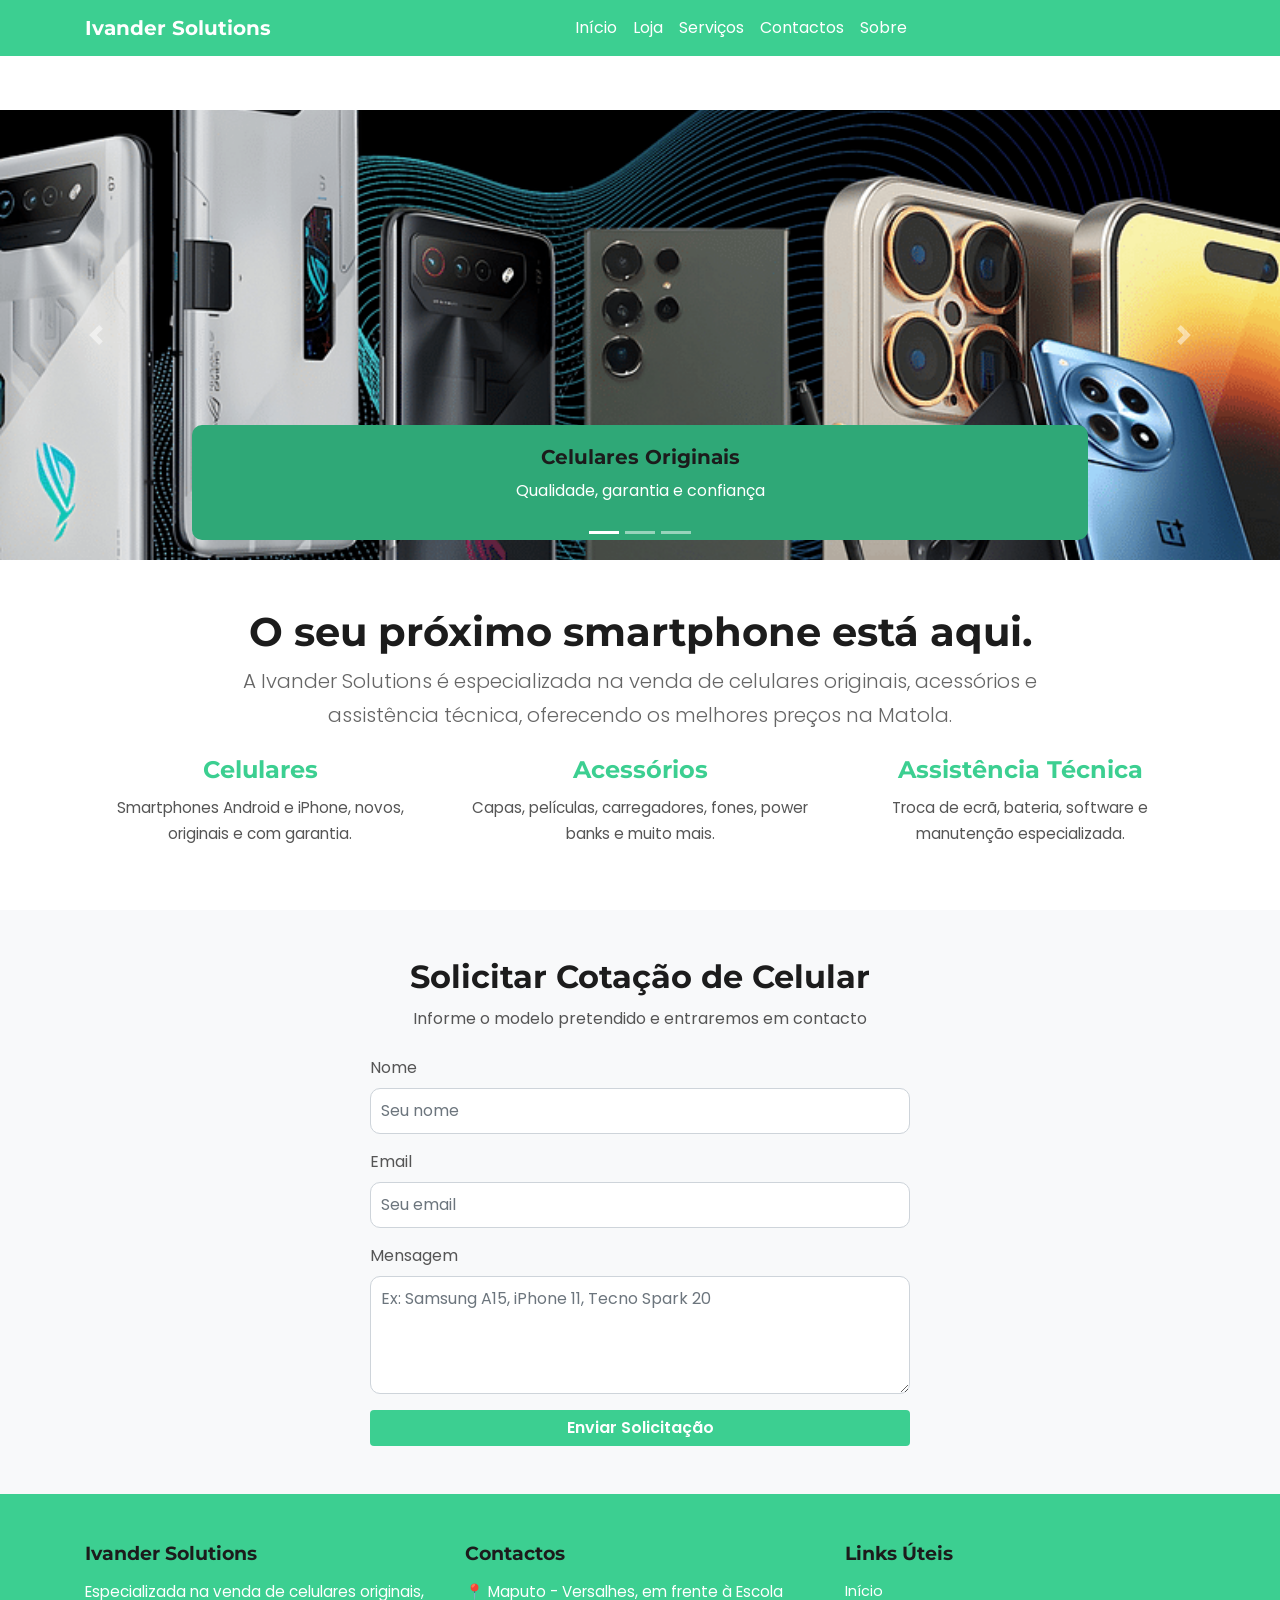
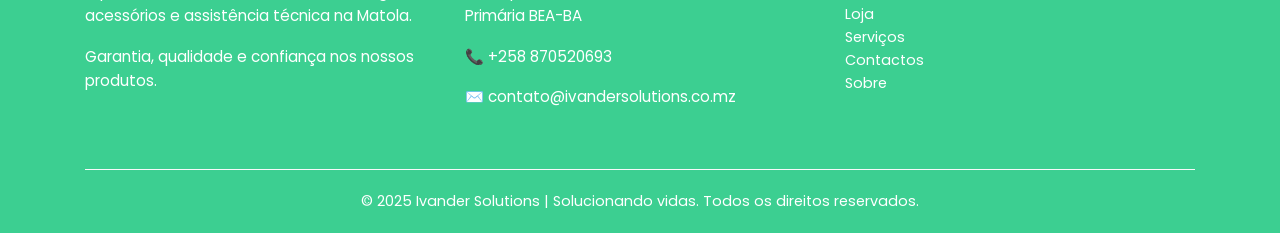
<file: index.html>
<!DOCTYPE html>
<html lang="pt">
<head>
    <meta charset="UTF-8">
    <meta name="viewport" content="width=device-width, initial-scale=1.0">

    <title>Ivander Solutions | Solucionando vidas</title>

    <meta name="description" content="Ivander Solutions - Venda de celulares originais, smartphones, acessórios e assistência técnica especializada na Matola.">

    <link rel="stylesheet" href="https://stackpath.bootstrapcdn.com/bootstrap/4.1.3/css/bootstrap.min.css">

    <link href="https://fonts.googleapis.com/css2?family=Poppins:wght@300;400;500;600;700&family=Montserrat:wght@500;600;700&display=swap" rel="stylesheet">


    <link rel="stylesheet" href="css/Ivander.css">
</head>

<body>

<!-- NAVBAR -->
<nav class="navbar navbar-expand-lg fixed-top navbar-light bg-white shadow-sm">
    <div class="container">
        <a class="navbar-brand" href="index.html">Ivander Solutions</a>

        <button class="navbar-toggler" type="button" data-toggle="collapse" data-target="#navbarNav">
            <span class="navbar-toggler-icon"></span>
        </button>

        <div class="collapse navbar-collapse" id="navbarNav">
            <ul class="navbar-nav mx-auto">
                <li class="nav-item"><a class="nav-link" href="index.html">Início</a></li>
                <li class="nav-item"><a class="nav-link" href="Loja.html">Loja</a></li>
                <li class="nav-item active"><a class="nav-link" href="Servicos.html">Serviços</a></li>
                <li class="nav-item"><a class="nav-link" href="Contacto.html">Contactos</a></li>
                <li class="nav-item"><a class="nav-link" href="sobre.html">Sobre</a></li>
            </ul>
        </div>
    </div>
</nav>

<!-- CAROUSEL -->
<div id="carouselHome" class="carousel slide" data-ride="carousel">
    <ol class="carousel-indicators">
        <li data-target="#carouselHome" data-slide-to="0" class="active"></li>
        <li data-target="#carouselHome" data-slide-to="1"></li>
        <li data-target="#carouselHome" data-slide-to="2"></li>
    </ol>

    <div class="carousel-inner">

        <div class="carousel-item active">
            <img src="Imagens/carousel/Cell.jpg" class="d-block w-100" alt="Venda de celulares">
            <div class="carousel-caption d-none d-md-block">
                <h5>Celulares Originais</h5>
                <p>Qualidade, garantia e confiança</p>
            </div>
        </div>

        <div class="carousel-item">
            <img src="Imagens/carousel/Assis.jpg" class="d-block w-100" alt="Smartphones modernos">
            <div class="carousel-caption d-none d-md-block">
                <h5>Últimos Lançamentos</h5>
                <p>Samsung, iPhone, Tecno, Infinix e Xiaomi</p>
            </div>
        </div>

        <div class="carousel-item">
            <img src="Imagens/carousel/Last.jpg" class="d-block w-100" alt="Assistência técnica">
            <div class="carousel-caption d-none d-md-block">
                <h5>Assistência Técnica</h5>
                <p>Reparação rápida e garantida</p>
            </div>
        </div>

    </div>

    <a class="carousel-control-prev" href="#carouselHome" data-slide="prev">
        <span class="carousel-control-prev-icon"></span>
    </a>
    <a class="carousel-control-next" href="#carouselHome" data-slide="next">
        <span class="carousel-control-next-icon"></span>
    </a>
</div>

<!-- APRESENTAÇÃO -->
<section class="container my-5">
    <div class="text-center">
        <h1>O seu próximo smartphone está aqui.</h1>
        <p class="lead">
            A Ivander Solutions é especializada na venda de celulares originais,
            acessórios e assistência técnica, oferecendo os melhores preços na Matola.
        </p>
    </div>

    <div class="row text-center mt-4">
        <div class="col-md-4">
            <h4>Celulares</h4>
            <p>
                Smartphones Android e iPhone, novos, originais e com garantia.
            </p>
        </div>

        <div class="col-md-4">
            <h4>Acessórios</h4>
            <p>
                Capas, películas, carregadores, fones, power banks e muito mais.
            </p>
        </div>

        <div class="col-md-4">
            <h4>Assistência Técnica</h4>
            <p>
                Troca de ecrã, bateria, software e manutenção especializada.
            </p>
        </div>
    </div>
</section>

<!-- FORMULÁRIO DE COTAÇÃO -->
<section class="bg-light py-5">
    <div class="container">
        <div class="text-center mb-4">
            <h2>Solicitar Cotação de Celular</h2>
            <p>Informe o modelo pretendido e entraremos em contacto</p>
        </div>

        <div class="row justify-content-center">
            <div class="col-md-6">
                <form>
                    <div class="form-group">
                        <label>Nome</label>
                        <input type="text" class="form-control" placeholder="Seu nome" required>
                    </div>

                    <div class="form-group">
                        <label>Email</label>
                        <input type="email" class="form-control" placeholder="Seu email" required>
                    </div>

                    <div class="form-group">
                        <label>Mensagem</label>
                        <textarea class="form-control" rows="4"
                        placeholder="Ex: Samsung A15, iPhone 11, Tecno Spark 20"
                        required></textarea>
                    </div>

                    <button class="btn btn-primary btn-block">
                        Enviar Solicitação
                    </button>
                </form>
            </div>
        </div>
    </div>
</section>

<!-- FOOTER -->
<footer class="footer bg-verde-principal text-white pt-5">
    <div class="container">
        <div class="row">

            <!-- Sobre a Empresa -->
            <div class="col-md-4 mb-4">
                <h5 class="footer-title">Ivander Solutions</h5>
                <p>Especializada na venda de celulares originais, acessórios e assistência técnica na Matola.</p>
                <p>Garantia, qualidade e confiança nos nossos produtos.</p>
            </div>

            <!-- Contactos -->
            <div class="col-md-4 mb-4">
                <h5 class="footer-title">Contactos</h5>
                <p>📍 Maputo - Versalhes, em frente à Escola Primária BEA-BA</p>
                <p>📞 +258 870520693</p>
                <p>✉️ contato@ivandersolutions.co.mz</p>
            </div>

            <!-- Links Úteis -->
            <div class="col-md-4 mb-4">
                <h5 class="footer-title">Links Úteis</h5>
                <ul class="list-unstyled">
                    <li><a href="index.html">Início</a></li>
                    <li><a href="Loja.html">Loja</a></li>
                    <li><a href="Servicos.html">Serviços</a></li>
                    <li><a href="Contacto.html">Contactos</a></li>
                    <li><a href="sobre.html">Sobre</a></li>
                </ul>
            </div>

        </div>

        <hr class="border-light">
        <p class="text-center mb-0">&copy; 2025 Ivander Solutions | Solucionando vidas. Todos os direitos reservados.</p>
    </div>
</footer>

<!-- SCRIPTS -->
<script src="https://code.jquery.com/jquery-3.3.1.slim.min.js"></script>
<script src="https://cdnjs.cloudflare.com/ajax/libs/popper.js/1.14.3/umd/popper.min.js"></script>
<script src="https://stackpath.bootstrapcdn.com/bootstrap/4.1.3/js/bootstrap.min.js"></script>

</body>
</html>
</file>
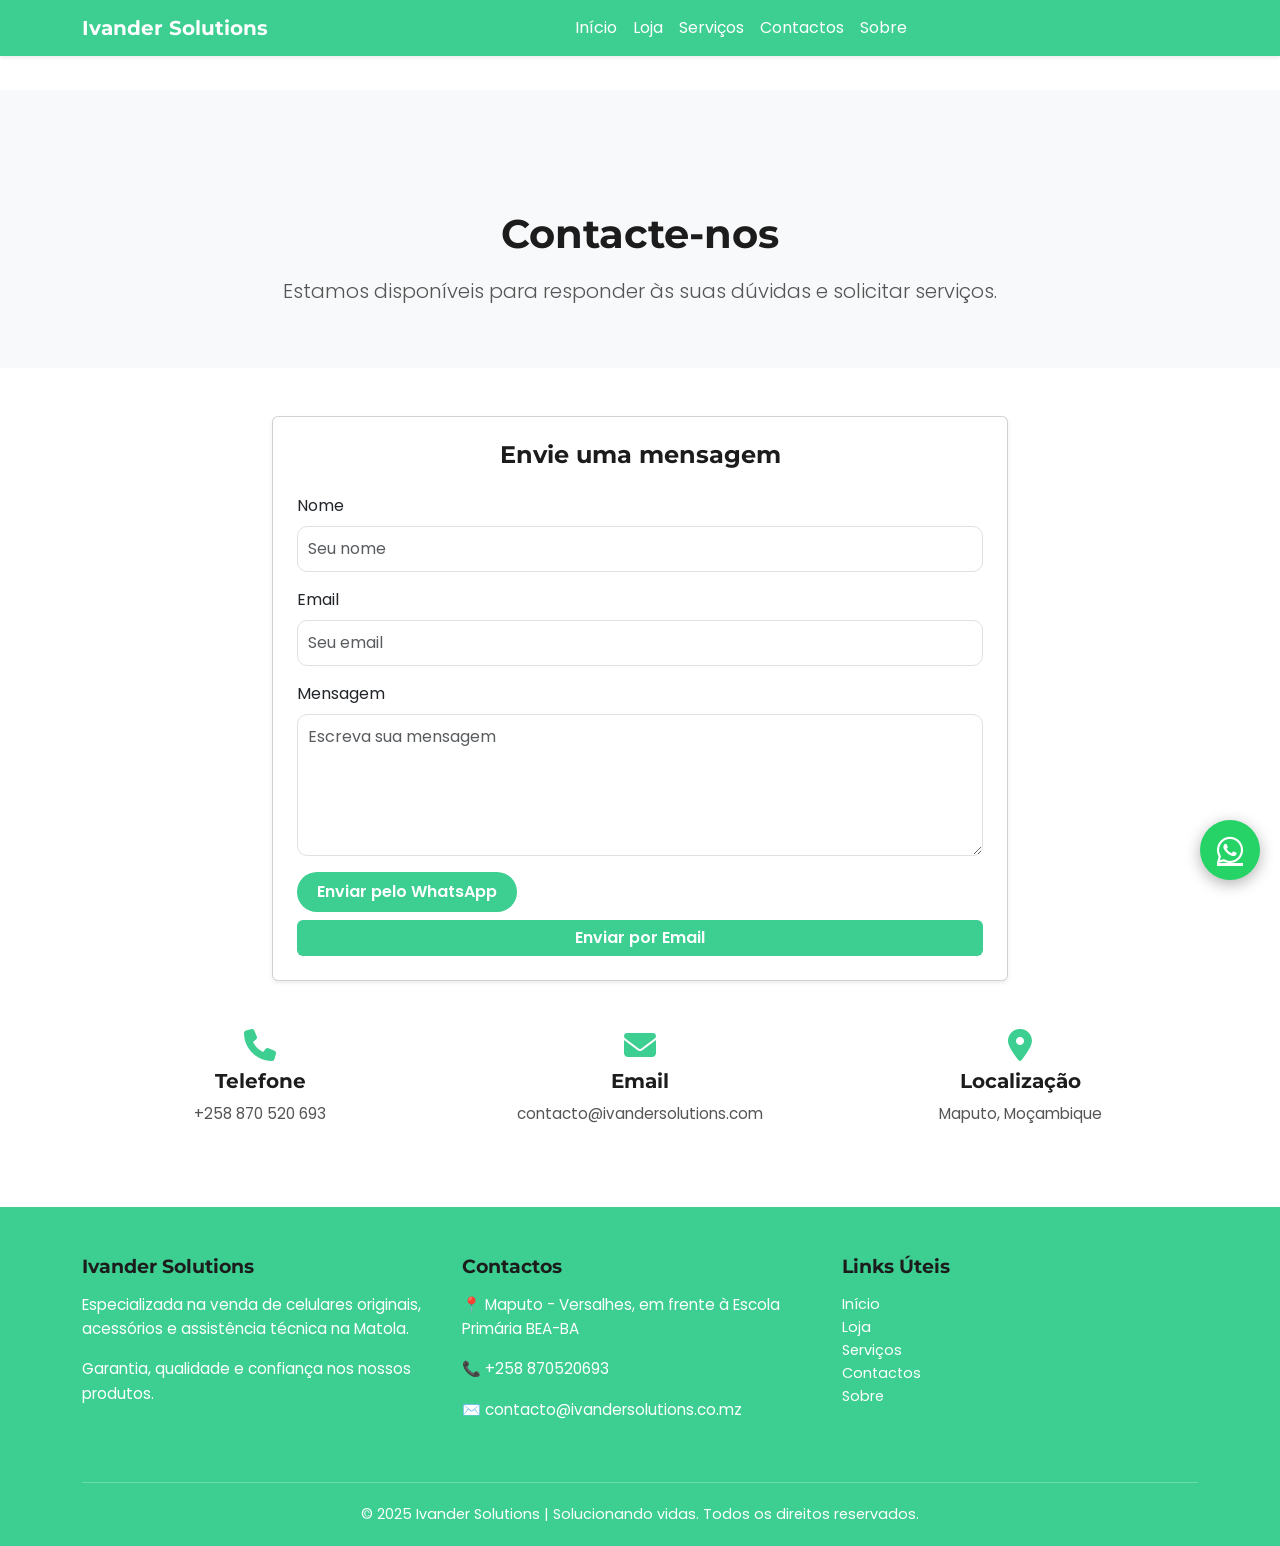
<file: Contacto.html>
<!DOCTYPE html>
<html lang="pt">
<head>
    <meta charset="UTF-8">
    <meta name="viewport" content="width=device-width, initial-scale=1.0">
    <title>Ivander Solutions – Contactos</title>

    <!-- Bootstrap 5 CSS -->
    <link href="https://cdn.jsdelivr.net/npm/bootstrap@5.3.2/dist/css/bootstrap.min.css" rel="stylesheet">

    <!-- Font Awesome -->
    <link rel="stylesheet" href="https://cdnjs.cloudflare.com/ajax/libs/font-awesome/6.4.0/css/all.min.css">

    <!-- Google Fonts -->
    <link href="https://fonts.googleapis.com/css2?family=Poppins:wght@300;400;500;600&family=Montserrat:wght@600;700&display=swap" rel="stylesheet">

    <!-- Custom CSS -->
    <link rel="stylesheet" href="css/Ivander.css">
</head>
<body class="page-contactos">

   <!-- NAVBAR -->
<nav class="navbar navbar-expand-lg fixed-top navbar-light bg-white shadow-sm">
    <div class="container">
        <a class="navbar-brand" href="index.html">Ivander Solutions</a>

        <button class="navbar-toggler" type="button" data-toggle="collapse" data-target="#navbarNav">
            <span class="navbar-toggler-icon"></span>
        </button>

        <div class="collapse navbar-collapse" id="navbarNav">
            <ul class="navbar-nav mx-auto">
                <li class="nav-item"><a class="nav-link" href="index.html">Início</a></li>
                <li class="nav-item"><a class="nav-link" href="Loja.html">Loja</a></li>
                <li class="nav-item active"><a class="nav-link" href="Servicos.html">Serviços</a></li>
                <li class="nav-item"><a class="nav-link" href="Contacto.html">Contactos</a></li>
                <li class="nav-item"><a class="nav-link" href="sobre.html">Sobre</a></li>
            </ul>
        </div>
    </div>
</nav>

    <!-- HEADER CONTACTOS -->
    <header class="contactos-header text-center" style="padding-top: 120px; padding-bottom: 60px; background-color: var(--cinza-claro);">
        <div class="container">
            <h1>Contacte-nos</h1>
            <p class="lead mt-3">
                Estamos disponíveis para responder às suas dúvidas e solicitar serviços.
            </p>
        </div>
    </header>

    <!-- FORMULÁRIO DE CONTACTO -->
    <section class="container my-5">
        <div class="row justify-content-center">
            <div class="col-md-8">
                <div class="card shadow-sm p-4">
                    <h4 class="mb-4 text-center">Envie uma mensagem</h4>
                    <form>
                        <div class="mb-3">
                            <label for="nome" class="form-label">Nome</label>
                            <input type="text" class="form-control" id="nome" placeholder="Seu nome">
                        </div>
                        <div class="mb-3">
                            <label for="email" class="form-label">Email</label>
                            <input type="email" class="form-control" id="email" placeholder="Seu email">
                        </div>
                        <div class="mb-3">
                            <label for="mensagem" class="form-label">Mensagem</label>
                            <textarea class="form-control" id="mensagem" rows="5" placeholder="Escreva sua mensagem"></textarea>
                        </div>
                        <a href="https://wa.me/258870520693" class="btn btn-comprar btn-block mb-2">
                            Enviar pelo WhatsApp
                        </a>
                        <button type="submit" class="btn btn-block btn-secondary w-100">Enviar por Email</button>
                    </form>
                </div>
            </div>
        </div>
    </section>

    <!-- INFORMAÇÕES DE CONTACTO -->
    <section class="container mb-5 text-center">
        <div class="row">
            <div class="col-md-4 mb-3">
                <i class="fas fa-phone fa-2x mb-2" style="color: var(--verde-principal);"></i>
                <h5>Telefone</h5>
                <p>+258 870 520 693</p>
            </div>
            <div class="col-md-4 mb-3">
                <i class="fas fa-envelope fa-2x mb-2" style="color: var(--verde-principal);"></i>
                <h5>Email</h5>
                <p>contacto@ivandersolutions.com</p>
            </div>
            <div class="col-md-4 mb-3">
                <i class="fas fa-map-marker-alt fa-2x mb-2" style="color: var(--verde-principal);"></i>
                <h5>Localização</h5>
                <p>Maputo, Moçambique</p>
            </div>
        </div>
    </section>

    <!-- WHATSAPP FLUTUANTE -->
    <a href="https://wa.me/258870520693" class="whatsapp-float" target="_blank">
        <i class="fab fa-whatsapp"></i>
    </a>

    <!-- FOOTER -->
    <footer class="footer bg-verde-principal text-white pt-5">
        <div class="container">
            <div class="row">

                <!-- Sobre a Empresa -->
                <div class="col-md-4 mb-4">
                    <h5 class="footer-title">Ivander Solutions</h5>
                    <p>Especializada na venda de celulares originais, acessórios e assistência técnica na Matola.</p>
                    <p>Garantia, qualidade e confiança nos nossos produtos.</p>
                </div>

                <!-- Contactos -->
                <div class="col-md-4 mb-4">
                    <h5 class="footer-title">Contactos</h5>
                    <p>📍 Maputo - Versalhes, em frente à Escola Primária BEA-BA</p>
                    <p>📞 +258 870520693</p>
                    <p>✉️ contacto@ivandersolutions.co.mz</p>
                </div>

                <!-- Links Úteis -->
                <div class="col-md-4 mb-4">
                    <h5 class="footer-title">Links Úteis</h5>
                    <ul class="list-unstyled">
                        <li><a href="index.html">Início</a></li>
                        <li><a href="Loja.html">Loja</a></li>
                        <li><a href="Servicos.html">Serviços</a></li>
                        <li><a href="Contacto.html">Contactos</a></li>
                        <li><a href="sobre.html">Sobre</a></li>
                    </ul>
                </div>

            </div>

            <hr class="border-light">
            <p class="text-center mb-0">&copy; 2025 Ivander Solutions | Solucionando vidas. Todos os direitos reservados.</p>
        </div>
    </footer>

    <!-- Bootstrap 5 JS Bundle (com Popper) -->
    <script src="https://cdn.jsdelivr.net/npm/bootstrap@5.3.2/dist/js/bootstrap.bundle.min.js"></script>
</body>
</html>
</file>
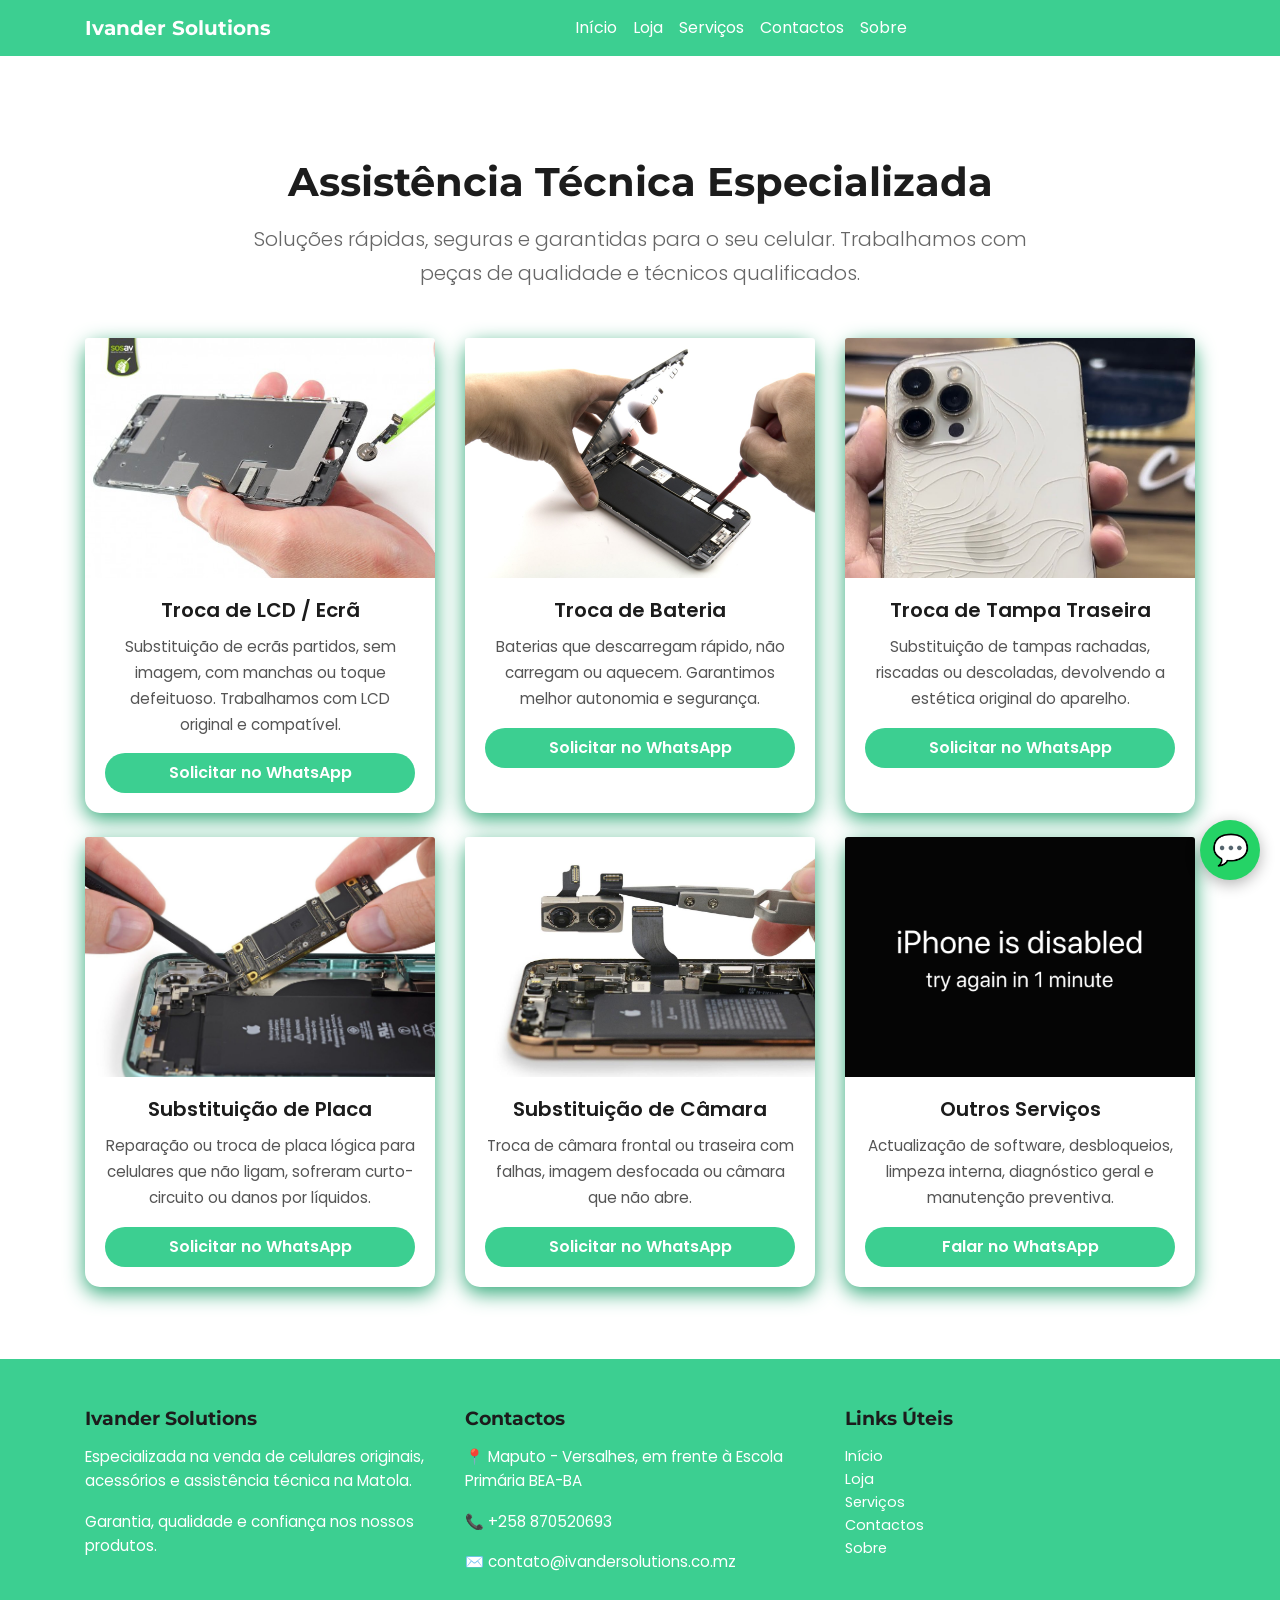
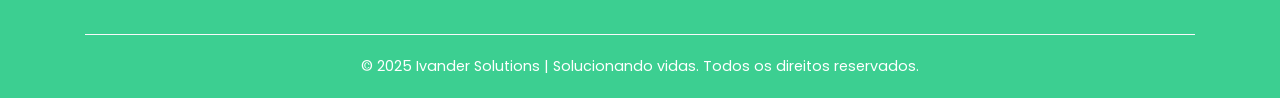
<file: Servicos.html>
<!DOCTYPE html>
<html lang="pt">
<head>
    <meta charset="UTF-8">
    <meta name="viewport" content="width=device-width, initial-scale=1.0">

    <title>Serviços | Ivander Solutions</title>

    <meta name="description" content="Assistência técnica especializada em celulares. Troca de LCD, bateria, tampa, placa, câmara e muito mais. Atendimento rápido e garantido.">

    <link rel="stylesheet" href="https://stackpath.bootstrapcdn.com/bootstrap/4.1.3/css/bootstrap.min.css">

    <link href="https://fonts.googleapis.com/css2?family=Poppins:wght@300;400;500;600&family=Montserrat:wght@600;700&display=swap" rel="stylesheet">

    <link rel="stylesheet" href="css/Ivander.css">
</head>

<body>

<!-- NAVBAR -->
<nav class="navbar navbar-expand-lg fixed-top navbar-light bg-white shadow-sm">
    <div class="container">
        <a class="navbar-brand" href="index.html">Ivander Solutions</a>

        <button class="navbar-toggler" type="button" data-toggle="collapse" data-target="#navbarNav">
            <span class="navbar-toggler-icon"></span>
        </button>

        <div class="collapse navbar-collapse" id="navbarNav">
            <ul class="navbar-nav mx-auto">
                <li class="nav-item"><a class="nav-link" href="index.html">Início</a></li>
                <li class="nav-item"><a class="nav-link" href="Loja.html">Loja</a></li>
                <li class="nav-item active"><a class="nav-link" href="Servicos.html">Serviços</a></li>
                <li class="nav-item"><a class="nav-link" href="Contacto.html">Contactos</a></li>
                <li class="nav-item"><a class="nav-link" href="sobre.html">Sobre</a></li>
            </ul>
        </div>
    </div>
</nav>

<!-- CABEÇALHO -->
<section class="container text-center my-5">
    <h1>Assistência Técnica Especializada</h1>
    <p class="lead mt-3">
        Soluções rápidas, seguras e garantidas para o seu celular.
        Trabalhamos com peças de qualidade e técnicos qualificados.
    </p>
</section>

<!-- SERVIÇOS -->
<section class="container mb-5">
    <div class="row">

        <!-- Serviço -->
        <div class="col-md-4 mb-4">
            <div class="card produto-card h-100 text-center">
                <img src="Imagens/servicos/lcd-sus.jpg" class="card-img-top" alt="Troca de LCD">
                <div class="card-body">
                    <h5 class="card-title">Troca de LCD / Ecrã</h5>
                    <p class="card-text">
                        Substituição de ecrãs partidos, sem imagem, com manchas ou toque defeituoso.
                        Trabalhamos com LCD original e compatível.
                    </p>
                    <a href="https://wa.me/258870520693?text=Olá,%20preciso%20de%20trocar%20o%20LCD%20do%20meu%20celular"
                       class="btn btn-comprar btn-block">
                        Solicitar no WhatsApp
                    </a>
                </div>
            </div>
        </div>

        <!-- Serviço -->
        <div class="col-md-4 mb-4">
            <div class="card produto-card h-100 text-center">
                <img src="Imagens/servicos/Troca-bateria.jpg" class="card-img-top" alt="Troca de Bateria">
                <div class="card-body">
                    <h5 class="card-title">Troca de Bateria</h5>
                    <p class="card-text">
                        Baterias que descarregam rápido, não carregam ou aquecem.
                        Garantimos melhor autonomia e segurança.
                    </p>
                    <a href="https://wa.me/258870520693?text=Olá,%20quero%20trocar%20a%20bateria%20do%20meu%20celular"
                       class="btn btn-comprar btn-block">
                        Solicitar no WhatsApp
                    </a>
                </div>
            </div>
        </div>

        <!-- Serviço -->
        <div class="col-md-4 mb-4">
            <div class="card produto-card h-100 text-center">
                <img src="Imagens/servicos/Tampa-subs.jpg" class="card-img-top" alt="Troca de Tampa">
                <div class="card-body">
                    <h5 class="card-title">Troca de Tampa Traseira</h5>
                    <p class="card-text">
                        Substituição de tampas rachadas, riscadas ou descoladas,
                        devolvendo a estética original do aparelho.
                    </p>
                    <a href="https://wa.me/258870520693?text=Olá,%20preciso%20trocar%20a%20tampa%20do%20meu%20celular"
                       class="btn btn-comprar btn-block">
                        Solicitar no WhatsApp
                    </a>
                </div>
            </div>
        </div>

        <!-- Serviço -->
        <div class="col-md-4 mb-4">
            <div class="card produto-card h-100 text-center">
                <img src="Imagens/servicos/placa-sus.jpg" class="card-img-top" alt="Substituição de Placa">
                <div class="card-body">
                    <h5 class="card-title">Substituição de Placa</h5>
                    <p class="card-text">
                        Reparação ou troca de placa lógica para celulares que não ligam,
                        sofreram curto-circuito ou danos por líquidos.
                    </p>
                    <a href="https://wa.me/258870520693?text=Olá,%20preciso%20verificar%20a%20placa%20do%20meu%20celular"
                       class="btn btn-comprar btn-block">
                        Solicitar no WhatsApp
                    </a>
                </div>
            </div>
        </div>

        <!-- Serviço -->
        <div class="col-md-4 mb-4">
            <div class="card produto-card h-100 text-center">
                <img src="Imagens/servicos/cam-sus.jpg" class="card-img-top" alt="Substituição de Câmara">
                <div class="card-body">
                    <h5 class="card-title">Substituição de Câmara</h5>
                    <p class="card-text">
                        Troca de câmara frontal ou traseira com falhas,
                        imagem desfocada ou câmara que não abre.
                    </p>
                    <a href="https://wa.me/258870520693?text=Olá,%20preciso%20trocar%20a%20câmara%20do%20meu%20celular"
                       class="btn btn-comprar btn-block">
                        Solicitar no WhatsApp
                    </a>
                </div>
            </div>
        </div>

        <!-- Serviço extra -->
        <div class="col-md-4 mb-4">
            <div class="card produto-card h-100 text-center">
                <img src="Imagens/servicos/other.png" class="card-img-top" alt="Outros Serviços">
                <div class="card-body">
                    <h5 class="card-title">Outros Serviços</h5>
                    <p class="card-text">
                        Actualização de software, desbloqueios, limpeza interna,
                        diagnóstico geral e manutenção preventiva.
                    </p>
                    <a href="https://wa.me/258870520693?text=Olá,%20gostaria%20de%20saber%20sobre%20outros%20serviços%20técnicos"
                       class="btn btn-comprar btn-block">
                        Falar no WhatsApp
                    </a>
                </div>
            </div>
        </div>

    </div>
</section>



<!-- FOOTER -->
<footer class="footer bg-verde-principal text-white pt-5">
    <div class="container">
        <div class="row">

            <!-- Sobre a Empresa -->
            <div class="col-md-4 mb-4">
                <h5 class="footer-title">Ivander Solutions</h5>
                <p>Especializada na venda de celulares originais, acessórios e assistência técnica na Matola.</p>
                <p>Garantia, qualidade e confiança nos nossos produtos.</p>
            </div>

            <!-- Contactos -->
            <div class="col-md-4 mb-4">
                <h5 class="footer-title">Contactos</h5>
                <p>📍 Maputo - Versalhes, em frente à Escola Primária BEA-BA</p>
                <p>📞 +258 870520693</p>
                <p>✉️ contato@ivandersolutions.co.mz</p>
            </div>

            <!-- Links Úteis -->
            <div class="col-md-4 mb-4">
                <h5 class="footer-title">Links Úteis</h5>
                <ul class="list-unstyled">
                    <li><a href="index.html">Início</a></li>
                    <li><a href="Loja.html">Loja</a></li>
                    <li><a href="Servicos.html">Serviços</a></li>
                    <li><a href="Contacto.html">Contactos</a></li>
                    <li><a href="sobre.html">Sobre</a></li>
                </ul>
            </div>

        </div>

        <hr class="border-light">
        <p class="text-center mb-0">&copy; 2025 Ivander Solutions | Solucionando vidas. Todos os direitos reservados.</p>
    </div>
</footer>

<a href="https://wa.me/258870520693"
   class="whatsapp-float"
   target="_blank">
    💬
</a>

<!-- SCRIPTS -->
<script src="https://code.jquery.com/jquery-3.3.1.slim.min.js"></script>
<script src="https://cdnjs.cloudflare.com/ajax/libs/popper.js/1.14.3/umd/popper.min.js"></script>
<script src="https://stackpath.bootstrapcdn.com/bootstrap/4.1.3/js/bootstrap.min.js"></script>

</body>
</html>
</file>
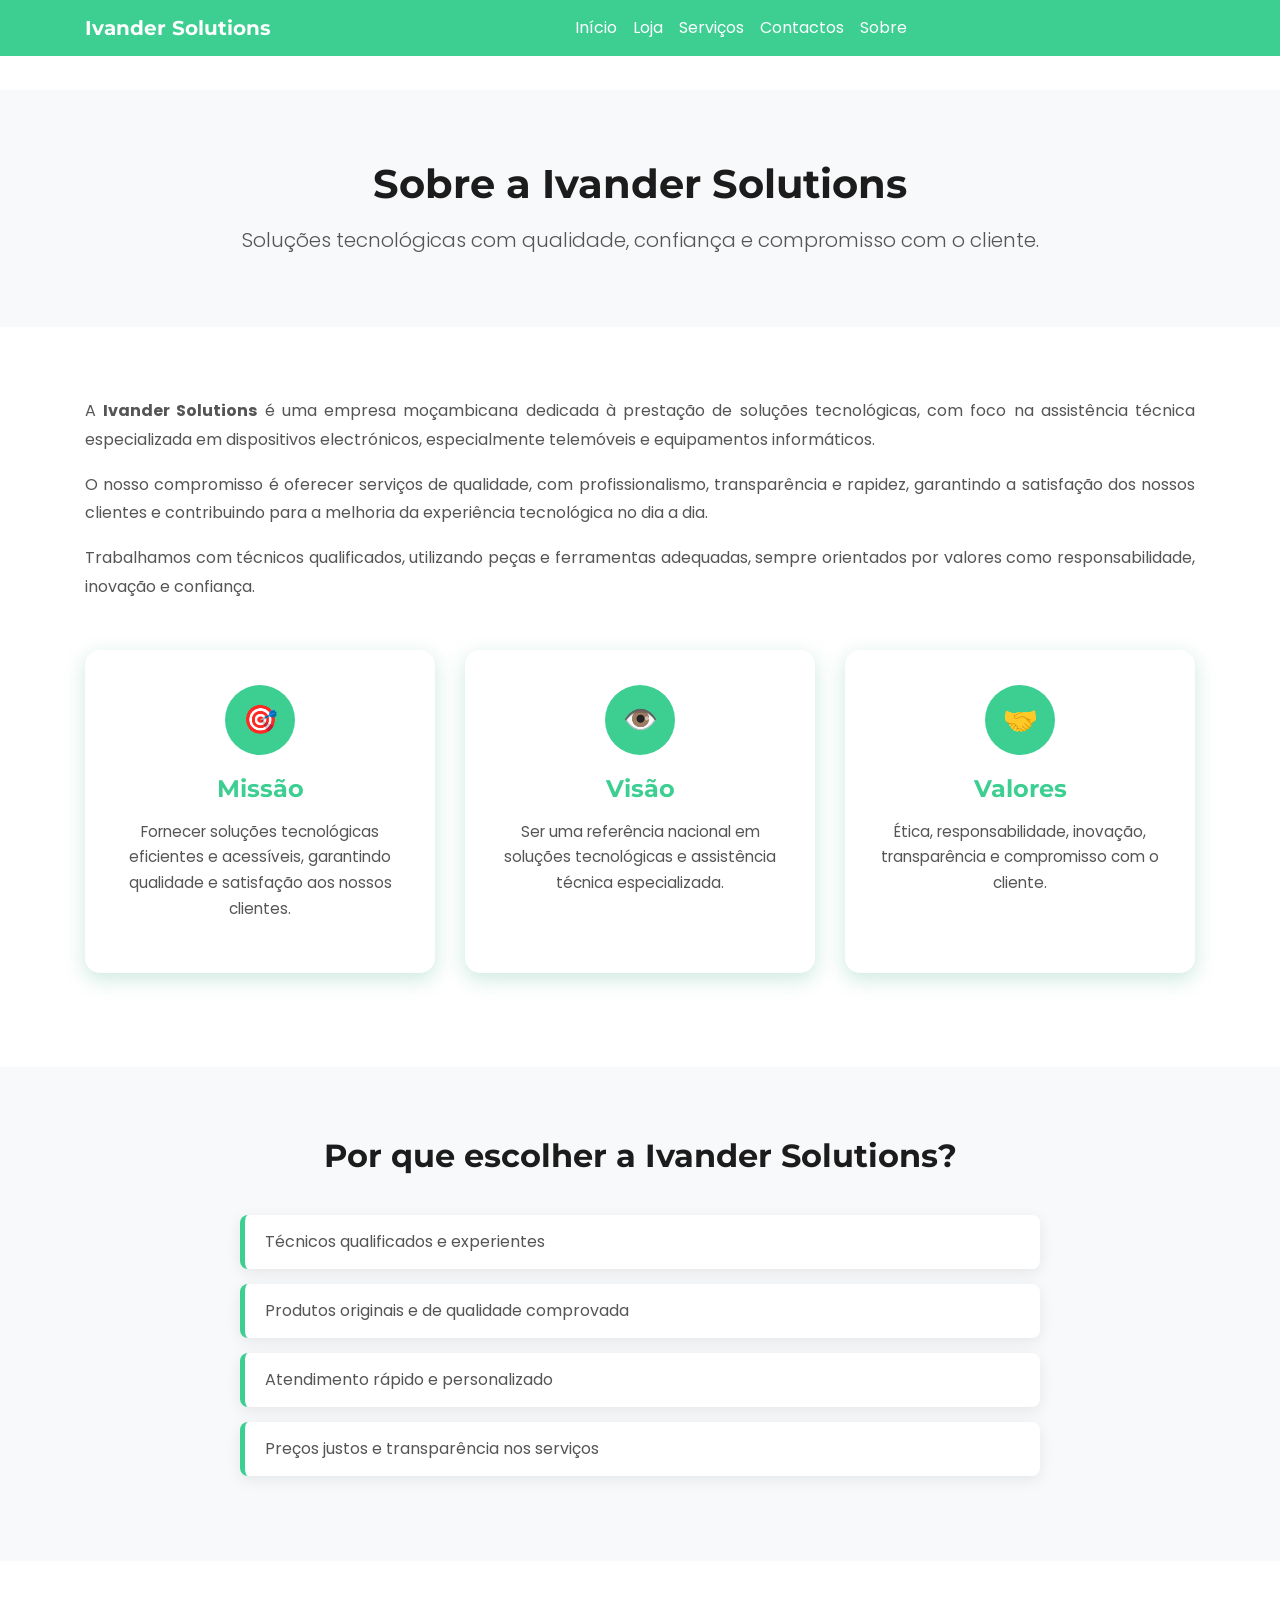
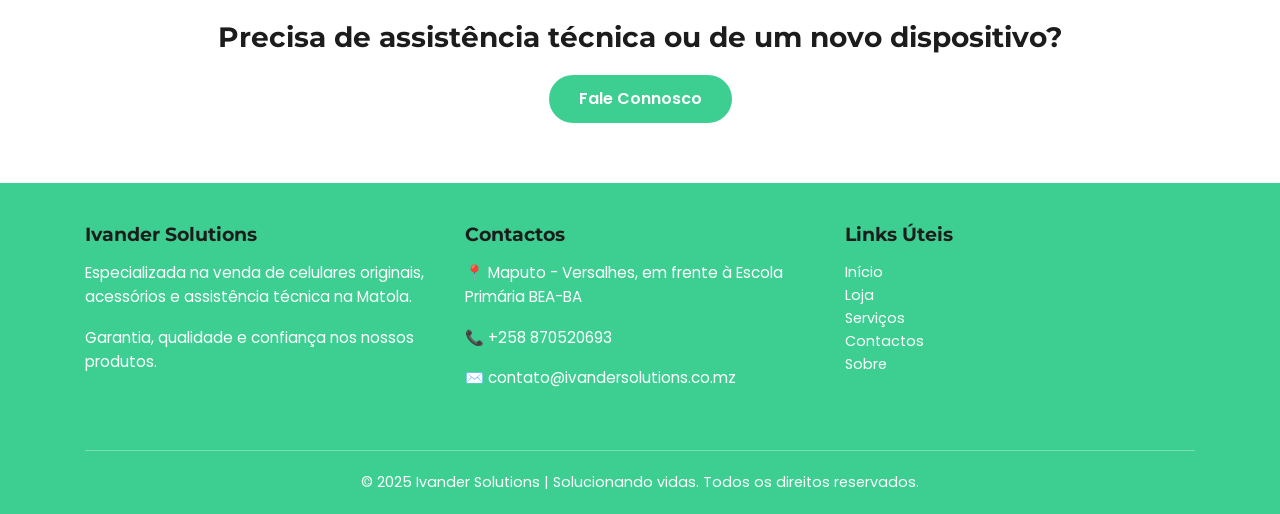
<file: sobre.html>
<!DOCTYPE html>
<html lang="pt">
<head>
    <meta charset="UTF-8">
    <meta name="viewport" content="width=device-width, initial-scale=1.0">
    
    <title>Sobre | Ivander Solutions</title>

    <meta name="description" content="Conheça a Ivander Solutions, uma empresa dedicada a soluções tecnológicas e assistência técnica especializada.">

    <link rel="stylesheet" href="https://stackpath.bootstrapcdn.com/bootstrap/4.1.3/css/bootstrap.min.css">
    <link href="https://fonts.googleapis.com/css2?family=Poppins:wght@300;400;500;600;700&family=Montserrat:wght@600;700&display=swap" rel="stylesheet">
    <link rel="stylesheet" href="css/Ivander.css">
</head>

<body class="page-sobre">

<!-- NAVBAR -->
<nav class="navbar navbar-expand-lg fixed-top navbar-light bg-white shadow-sm">
    <div class="container">
        <a class="navbar-brand" href="index.html">Ivander Solutions</a>

        <button class="navbar-toggler" type="button" data-toggle="collapse" data-target="#navbarNav">
            <span class="navbar-toggler-icon"></span>
        </button>

        <div class="collapse navbar-collapse" id="navbarNav">
            <ul class="navbar-nav mx-auto">
                <li class="nav-item"><a class="nav-link" href="index.html">Início</a></li>
                <li class="nav-item"><a class="nav-link" href="Loja.html">Loja</a></li>
                <li class="nav-item active"><a class="nav-link" href="Servicos.html">Serviços</a></li>
                <li class="nav-item"><a class="nav-link" href="Contacto.html">Contactos</a></li>
                <li class="nav-item"><a class="nav-link" href="sobre.html">Sobre</a></li>
            </ul>
        </div>
    </div>
</nav>

<!-- HEADER SOBRE -->
<section class="sobre-header">
    <h1>Sobre a Ivander Solutions</h1>
    <p class="lead">
        Soluções tecnológicas com qualidade, confiança e compromisso com o cliente.
    </p>
</section>

<!-- CONTEÚDO PRINCIPAL -->
<section class="sobre-conteudo">
    <div class="container">

        <p class="text-justify">
            A <strong>Ivander Solutions</strong> é uma empresa moçambicana dedicada à prestação de soluções tecnológicas,
            com foco na assistência técnica especializada em dispositivos electrónicos, especialmente telemóveis
            e equipamentos informáticos.
        </p>

        <p class="text-justify">
            O nosso compromisso é oferecer serviços de qualidade, com profissionalismo, transparência e rapidez,
            garantindo a satisfação dos nossos clientes e contribuindo para a melhoria da experiência tecnológica
            no dia a dia.
        </p>

        <p class="text-justify">
            Trabalhamos com técnicos qualificados, utilizando peças e ferramentas adequadas, sempre orientados
            por valores como responsabilidade, inovação e confiança.
        </p>

        <!-- MISSÃO | VISÃO | VALORES -->
        <div class="row mt-5">

            <div class="col-md-4 mb-4">
                <div class="sobre-card">
                    <div class="sobre-icon">🎯</div>
                    <h4>Missão</h4>
                    <p>
                        Fornecer soluções tecnológicas eficientes e acessíveis, garantindo qualidade e satisfação
                        aos nossos clientes.
                    </p>
                </div>
            </div>

            <div class="col-md-4 mb-4">
                <div class="sobre-card">
                    <div class="sobre-icon">👁️</div>
                    <h4>Visão</h4>
                    <p>
                        Ser uma referência nacional em soluções tecnológicas e assistência técnica especializada.
                    </p>
                </div>
            </div>

            <div class="col-md-4 mb-4">
                <div class="sobre-card">
                    <div class="sobre-icon">🤝</div>
                    <h4>Valores</h4>
                    <p>
                        Ética, responsabilidade, inovação, transparência e compromisso com o cliente.
                    </p>
                </div>
            </div>

        </div>

    </div>
</section>

<!-- DIFERENCIAIS -->
<section class="sobre-diferenciais">
    <div class="container">
        <h2>Por que escolher a Ivander Solutions?</h2>
        <ul>
            <li>Técnicos qualificados e experientes</li>
            <li>Produtos originais e de qualidade comprovada</li>
            <li>Atendimento rápido e personalizado</li>
            <li>Preços justos e transparência nos serviços</li>
        </ul>
    </div>
</section>

<!-- CALL TO ACTION -->
<section class="sobre-cta">
    <h3>Precisa de assistência técnica ou de um novo dispositivo?</h3>
    <a href="Contacto.html" class="btn btn-comprar">Fale Connosco</a>
</section>

<!-- FOOTER -->
<footer class="footer">
    <div class="container">
        <div class="row">

            <div class="col-md-4 mb-4">
                <h5 class="footer-title">Ivander Solutions</h5>
                <p>Especializada na venda de celulares originais, acessórios e assistência técnica na Matola.</p>
                <p>Garantia, qualidade e confiança nos nossos produtos.</p>
            </div>

            <div class="col-md-4 mb-4">
                <h5 class="footer-title">Contactos</h5>
                <p>📍 Maputo - Versalhes, em frente à Escola Primária BEA-BA</p>
                <p>📞 +258 870520693</p>
                <p>✉️ contato@ivandersolutions.co.mz</p>
            </div>

            <div class="col-md-4 mb-4">
                <h5 class="footer-title">Links Úteis</h5>
                <ul class="list-unstyled">
                    <li><a href="index.html">Início</a></li>
                    <li><a href="Loja.html">Loja</a></li>
                    <li><a href="Servicos.html">Serviços</a></li>
                    <li><a href="Contacto.html">Contactos</a></li>
                    <li><a href="sobre.html">Sobre</a></li>
                </ul>
            </div>

        </div>

        <hr>
        <p class="text-center mb-0">
            &copy; 2025 Ivander Solutions | Solucionando vidas. Todos os direitos reservados.
        </p>
    </div>
</footer>

<!-- SCRIPTS -->
<script src="https://code.jquery.com/jquery-3.3.1.slim.min.js"></script>
<script src="https://cdnjs.cloudflare.com/ajax/libs/popper.js/1.14.3/umd/popper.min.js"></script>
<script src="https://stackpath.bootstrapcdn.com/bootstrap/4.1.3/js/bootstrap.min.js"></script>

</body>

</html>
</file>
<file: css/Ivander.css>
/* =====================================
   VARIÁVEIS DE CORES (IDENTIDADE VISUAL)
===================================== */
:root {
    --verde-principal: #3ccf91;
    --verde-escuro: #2fa877;
    --preto: #1c1c1c;
    --cinza-claro: #f8f9fa;
    --cinza-texto: #555;
}

/* =====================================
   FONTES PADRONIZADAS
===================================== */
body, html, input, textarea, button, select, a, li, p {
    font-family: 'Poppins', sans-serif;
}

h1, h2, h3, h4, h5, h6, .navbar-brand {
    font-family: 'Montserrat', sans-serif;
    font-weight: 700;
}

/* Botões */
button, .btn, .btn-block, .btn-comprar {
    font-family: 'Poppins', sans-serif;
}

/* Links e listas */
a, li {
    font-family: 'Poppins', sans-serif;
}

/* Cards e textos secundários */
.card-title, .card-text, .lead, .preco, .produto-card p {
    font-family: 'Poppins', sans-serif;
}

/* =====================================
   CONFIGURAÇÕES GERAIS
===================================== */
body {
    background-color: #ffffff;
    color: var(--cinza-texto);
    padding-top: 110px; /* Navbar + respiro visual */
}

h1, h2, h3, h4, h5 {
    color: var(--preto);
}

p {
    line-height: 1.7;
}

/* Mobile */
@media (max-width: 768px) {
    body {
        padding-top: 120px;
    }
}

/* =====================================
   NAVBAR – COR VERDE SEM AZUL NO HOVER
===================================== */
.navbar {
    background-color: var(--verde-principal) !important;
}

/* Texto normal */
.navbar .navbar-brand,
.navbar .nav-link {
    color: #ffffff !important;
}

/* Hover, foco e link ativo */
.navbar .nav-link:hover,
.navbar .nav-link:focus,
.navbar .nav-link.active {
    color: var(--verde-escuro) !important;
    background-color: transparent !important;
}

/* Remove underline */
.navbar .nav-link {
    text-decoration: none;
}

/* Botão da navbar */
.navbar .btn {
    background-color: #ffffff;
    color: var(--verde-principal);
    border: none;
}

.navbar .btn:hover {
    background-color: #f1f1f1;
    color: var(--verde-escuro);
}

/* =====================================
   CAROUSEL
===================================== */
.carousel-item {
    height: 450px; /* altura única */
}

.carousel-item img {
    width: 100%;
    height: 100%;
    object-fit: cover;
    object-position: center;
}

.carousel-caption {
    background: #2fa877;
    padding: 20px;
    border-radius: 10px;
    color: #fff;
}

@media (max-width: 768px) {
    .carousel-item {
        height: 280px;
    }
}

/* =====================================
   SEÇÃO APRESENTAÇÃO (HOME)
===================================== */
section.container h1 {
    color: var(--preto);
}

section.container .lead {
    color: #666;
    max-width: 800px;
    margin: auto;
}

/* =====================================
   CARDS / BLOCOS (HOME E LOJA)
===================================== */
.col-md-4 h4 {
    color: var(--verde-principal);
    margin-bottom: 10px;
}

.col-md-4 p {
    font-size: 0.95rem;
}

/* =====================================
   LOJA – IMAGENS DOS PRODUTOS PADRONIZADAS
===================================== */
.produto-card img,
.card-img-top {
    width: 100%;
    height: 240px;
    object-fit: cover;
    object-position: center;
    background-color: #ffffff;
}

@media (max-width: 768px) {
    .produto-card img,
    .card-img-top {
        height: 200px;
    }
}

/* =====================================
   LOJA – PRIORIDADE VISUAL
===================================== */
.produto-card {
    border: none;
    border-radius: 15px;
    box-shadow: 0 6px 20px #2fa877;
    transition: transform 0.3s ease, box-shadow 0.3s ease;
}

.produto-card:hover {
    transform: translateY(-8px);
    box-shadow: 0 10px 25px #2fa877;
}

.produto-card .card-title {
    font-weight: 600;
    color: var(--preto);
}

.produto-card .preco {
    color: var(--verde-principal);
    font-size: 1.2rem;
    font-weight: 700;
}

/* BOTÃO COMPRAR */
.btn-comprar {
    background-color: var(--verde-principal);
    color: #fff;
    border-radius: 30px;
    padding: 8px 20px;
    border: none;
    font-weight: 600;
}

.btn-comprar:hover {
    background-color: var(--verde-escuro);
}

/* =====================================
   FORMULÁRIOS
===================================== */
.form-control {
    border-radius: 10px;
    padding: 10px;
}

.form-control:focus {
    border-color: var(--verde-principal);
    box-shadow: 0 0 0 0.1rem rgba(60,207,145,0.25);
}

button.btn-block {
    background-color: var(--verde-principal);
    border: none;
    font-weight: 600;
}

button.btn-block:hover {
    background-color: var(--verde-escuro);
}

/* =====================================
   FOOTER
===================================== */
.footer {
    background-color: var(--verde-principal);
    color: #fff;
    font-size: 0.9rem;
    padding: 40px 20px 20px 20px;
}

.footer .footer-title {
    font-weight: 700;
    font-size: 1.2rem;
    margin-bottom: 15px;
}

.footer a {
    color: #fff;
    text-decoration: none;
    transition: color 0.3s ease;
}

.footer a:hover {
    color: var(--verde-escuro);
}

.footer hr {
    border-top: 1px solid rgba(255,255,255,0.3);
    margin: 20px 0;
}

.footer p, .footer li {
    line-height: 1.6;
}

/* =====================================
   WHATSAPP BOTÃO FLUTUANTE
===================================== */
.whatsapp-float {
    position: fixed;
    bottom: 20px;
    right: 20px;
    background-color: #25d366;
    color: #fff;
    width: 60px;
    height: 60px;
    border-radius: 50%;
    font-size: 30px;
    display: flex;
    align-items: center;
    justify-content: center;
    z-index: 999;
    box-shadow: 0 4px 15px rgba(0,0,0,0.3);
    transition: transform 0.3s ease;
}

.whatsapp-float:hover {
    transform: scale(1.1);
}

/* =====================================
   SERVIÇOS – SEÇÃO PRINCIPAL
===================================== */
.servicos-header {
    background-color: var(--cinza-claro);
    padding: 60px 20px;
    text-align: center;
}

.servicos-header h1 {
    color: var(--preto);
    margin-bottom: 15px;
}

.servicos-header .lead {
    color: var(--cinza-texto);
    max-width: 850px;
    margin: auto;
}

/* =====================================
   SERVIÇOS – CARDS
===================================== */
.servico-card {
    border: none;
    border-radius: 15px;
    background-color: #ffffff;
    box-shadow: 0 6px 18px rgba(47,168,119,0.25);
    transition: transform 0.3s ease, box-shadow 0.3s ease;
    height: 100%;
}

.servico-card:hover {
    transform: translateY(-8px);
    box-shadow: 0 12px 28px rgba(47,168,119,0.35);
}

.servico-card .card-body {
    padding: 30px 20px;
    text-align: center;
}

.servico-card .card-title {
    font-size: 1.1rem;
    margin-bottom: 12px;
    color: var(--preto);
}

.servico-card .card-text {
    font-size: 0.95rem;
    color: var(--cinza-texto);
    margin-bottom: 20px;
    line-height: 1.6;
}

/* Ícone opcional */
.servico-icon {
    width: 70px;
    height: 70px;
    margin: 0 auto 20px auto;
    background-color: var(--verde-principal);
    color: #ffffff;
    border-radius: 50%;
    display: flex;
    align-items: center;
    justify-content: center;
    font-size: 28px;
}

/* Botão WhatsApp */
.servico-card .btn-comprar {
    width: 100%;
    font-size: 0.95rem;
    padding: 10px 15px;
}

@media (max-width: 768px) {
    .servicos-header {
        padding: 40px 15px;
    }

    .servico-card .card-body {
        padding: 25px 15px;
    }
}
/* =====================================
   PAGE CONTACTOS
===================================== */
.page-contactos {
    padding-top: 90px; /* Igual ao home e loja */
}

.contactos-header {
    background-color: var(--cinza-claro);
    padding: 60px 20px;
    text-align: center;
}

.contactos-header h1 {
    color: var(--preto);
    margin-bottom: 15px;
}

.contactos-header .lead {
    color: var(--cinza-texto);
    max-width: 850px;
    margin: auto;
}

@media (max-width: 768px) {
    .contactos-header {
        padding: 40px 15px;
    }
}

/* ==========================
   LOJA - CARDS DE PRODUTOS
   ========================== */
.loja-card {
    border: none;
    border-radius: 10px;
    transition: transform 0.3s, box-shadow 0.3s;
    margin-bottom: 2rem;
}

.loja-card:hover {
    transform: translateY(-5px);
    box-shadow: 0 8px 20px rgba(0,0,0,0.15);
}

.loja-card img {
    border-top-left-radius: 10px;
    border-top-right-radius: 10px;
    width: 100%;
    height: 200px;
    object-fit: cover;
}

/* ==========================
   CARDS BODY
   ========================== */
.loja-card .card-body {
    text-align: center;
}

.loja-card .card-title {
    font-weight: 600;
    margin-bottom: 0.5rem;
}

.loja-card .card-text {
    color: var(--cinza-texto);
    font-size: 0.95rem;
}

.loja-card .card-price {
    font-weight: 700;
    color: var(--verde-principal);
    margin-bottom: 0.8rem;
}

/* ==========================
   BOTÕES DA LOJA
   ========================== */
.loja-card .btn {
    font-weight: 500;
    transition: 0.3s;
}

.loja-card .btn-success {
    background-color: var(--verde-principal);
    border-color: var(--verde-principal);
}

.loja-card .btn-success:hover {
    background-color: var(--verde-escuro);
    border-color: var(--verde-escuro);
}

/* ==========================
   FILTRO DE MARCAS
   ========================== */
#brand-filters {
    text-align: center;
    margin-bottom: 2rem;
}

#brand-filters button {
    background-color: #fff;
    color: var(--verde-principal);
    border: 1px solid var(--verde-principal);
    border-radius: 5px;
    margin: 0 5px 10px 5px;
    padding: 0.4rem 0.8rem;
    font-weight: 500;
    cursor: pointer;
    transition: 0.3s;
}

#brand-filters button:hover,
#brand-filters button.active {
    background-color: var(--verde-principal);
    color: #fff;
}

/* ==========================
   ABAS DE GERAÇÃO DE IPHONE
   ========================== */
#iphone-tabs {
    text-align: center;
    margin-bottom: 2rem;
}

#iphone-tabs button {
    background-color: #fff;
    color: var(--verde-principal);
    border: 1px solid var(--verde-principal);
    border-radius: 5px;
    margin: 0 5px 10px 5px;
    padding: 0.4rem 0.8rem;
    font-weight: 500;
    cursor: pointer;
    transition: 0.3s;
}

#iphone-tabs button:hover,
#iphone-tabs button.active {
    background-color: var(--verde-principal);
    color: #fff;
}

/* ==========================
   RESPONSIVIDADE
   ========================== */
@media (max-width: 768px) {
    .loja-card img {
        height: 180px;
    }

    #brand-filters button,
    #iphone-tabs button {
        font-size: 0.85rem;
        padding: 0.3rem 0.6rem;
    }
}
/* =====================================
   PAGE SOBRE
===================================== */
.page-sobre {
    padding-top: 90px; /* alinhado com home, loja e contactos */
}

/* =====================================
   HEADER / INTRODUÇÃO
===================================== */
.sobre-header {
    background-color: var(--cinza-claro);
    padding: 70px 20px;
    text-align: center;
}

.sobre-header h1 {
    color: var(--preto);
    margin-bottom: 15px;
}

.sobre-header .lead {
    color: var(--cinza-texto);
    max-width: 850px;
    margin: auto;
}

/* Mobile */
@media (max-width: 768px) {
    .sobre-header {
        padding: 45px 15px;
    }
}

/* =====================================
   CONTEÚDO PRINCIPAL
===================================== */
.sobre-conteudo {
    padding: 70px 15px;
}

.sobre-conteudo h2 {
    color: var(--preto);
    margin-bottom: 20px;
}

.sobre-conteudo p {
    color: var(--cinza-texto);
    line-height: 1.8;
    font-size: 1rem;
}

/* =====================================
   BLOCO MISSÃO, VISÃO, VALORES
===================================== */
.sobre-card {
    border: none;
    border-radius: 15px;
    background-color: #ffffff;
    box-shadow: 0 6px 20px rgba(47,168,119,0.25);
    padding: 35px 25px;
    text-align: center;
    height: 100%;
    transition: transform 0.3s ease, box-shadow 0.3s ease;
}

.sobre-card:hover {
    transform: translateY(-8px);
    box-shadow: 0 12px 28px rgba(47,168,119,0.35);
}

.sobre-card h4 {
    color: var(--verde-principal);
    margin-bottom: 15px;
}

.sobre-card p {
    color: var(--cinza-texto);
    font-size: 0.95rem;
    line-height: 1.7;
}

/* Ícones opcionais */
.sobre-icon {
    width: 70px;
    height: 70px;
    margin: 0 auto 20px auto;
    background-color: var(--verde-principal);
    color: #ffffff;
    border-radius: 50%;
    display: flex;
    align-items: center;
    justify-content: center;
    font-size: 28px;
}

/* =====================================
   SECÇÃO DIFERENCIAIS
===================================== */
.sobre-diferenciais {
    background-color: var(--cinza-claro);
    padding: 70px 15px;
}

.sobre-diferenciais h2 {
    text-align: center;
    margin-bottom: 40px;
}

.sobre-diferenciais ul {
    max-width: 800px;
    margin: auto;
    list-style: none;
    padding: 0;
}

.sobre-diferenciais li {
    background: #ffffff;
    padding: 15px 20px;
    margin-bottom: 15px;
    border-left: 5px solid var(--verde-principal);
    border-radius: 8px;
    box-shadow: 0 4px 15px rgba(0,0,0,0.08);
    color: var(--cinza-texto);
}

/* =====================================
   CALL TO ACTION
===================================== */
.sobre-cta {
    text-align: center;
    padding: 60px 15px;
}

.sobre-cta h3 {
    margin-bottom: 20px;
    color: var(--preto);
}

.sobre-cta .btn-comprar {
    font-size: 1rem;
    padding: 12px 30px;
}
</file>
